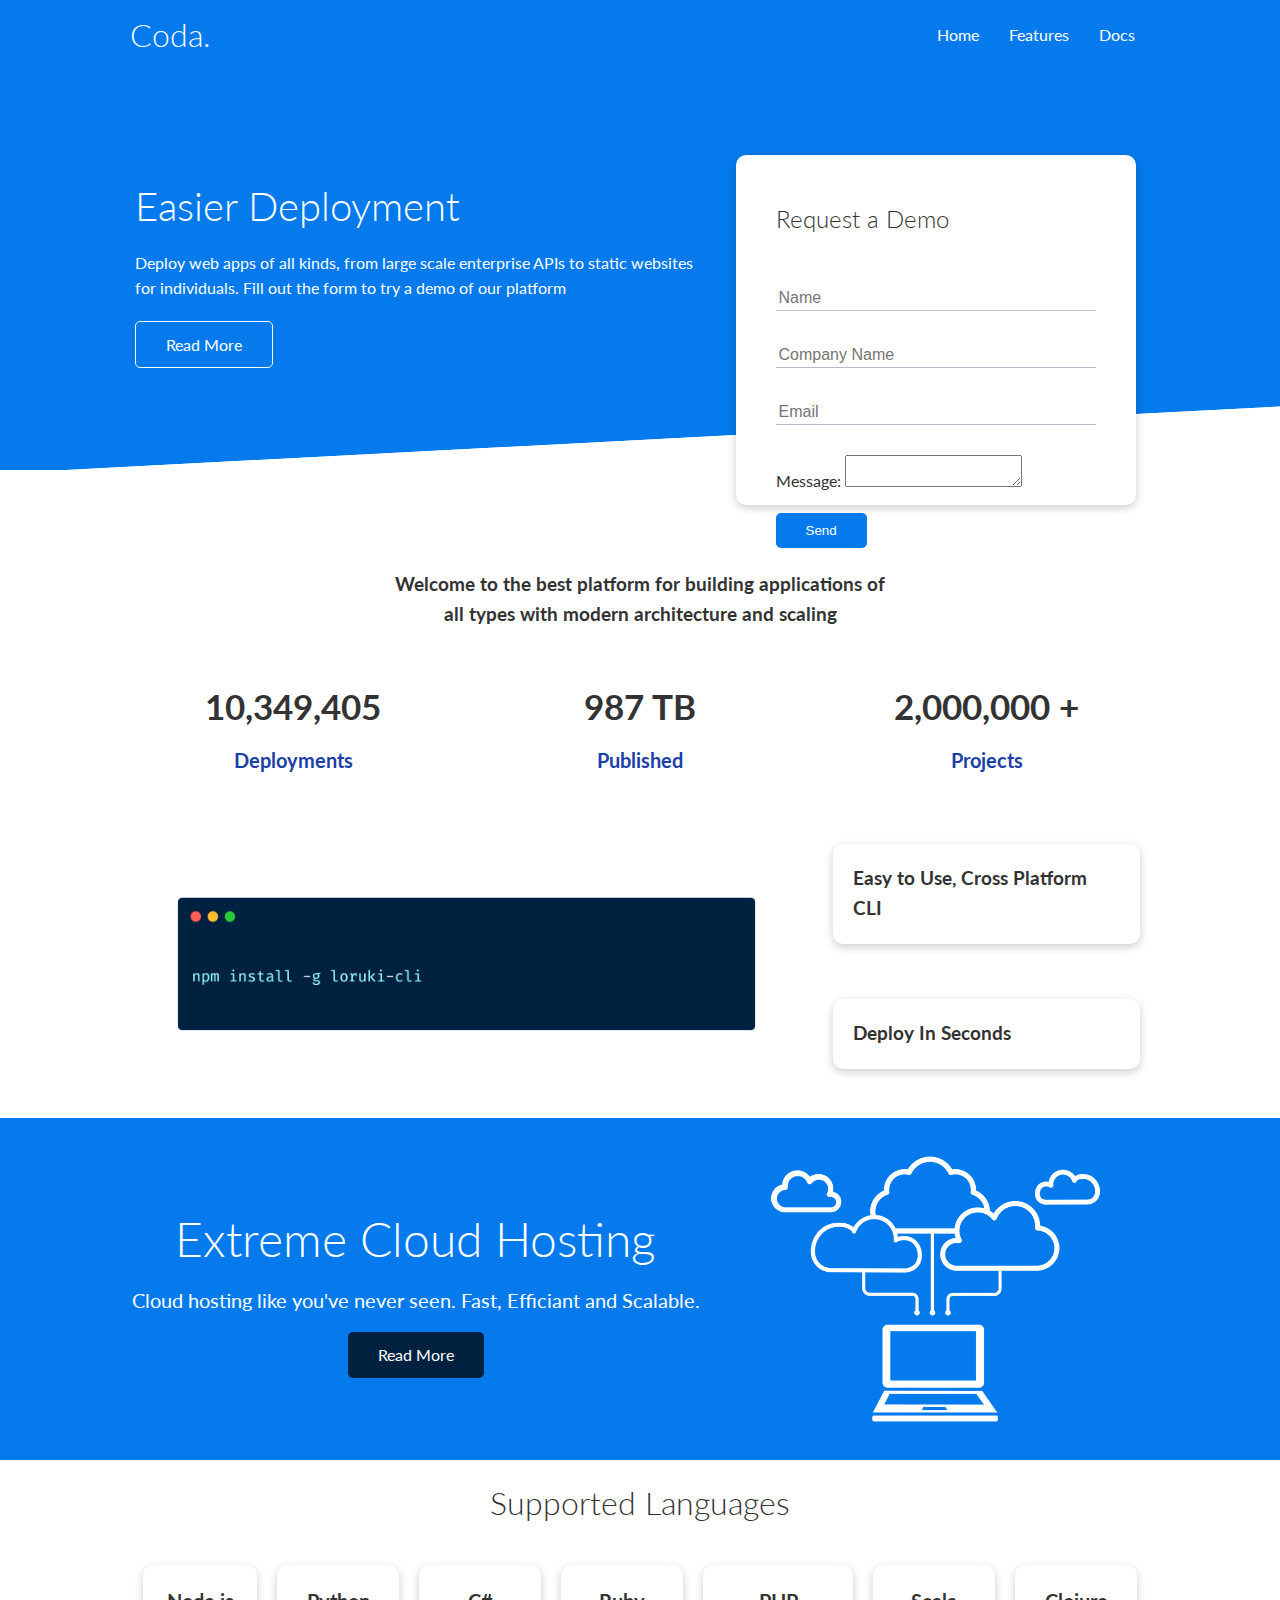
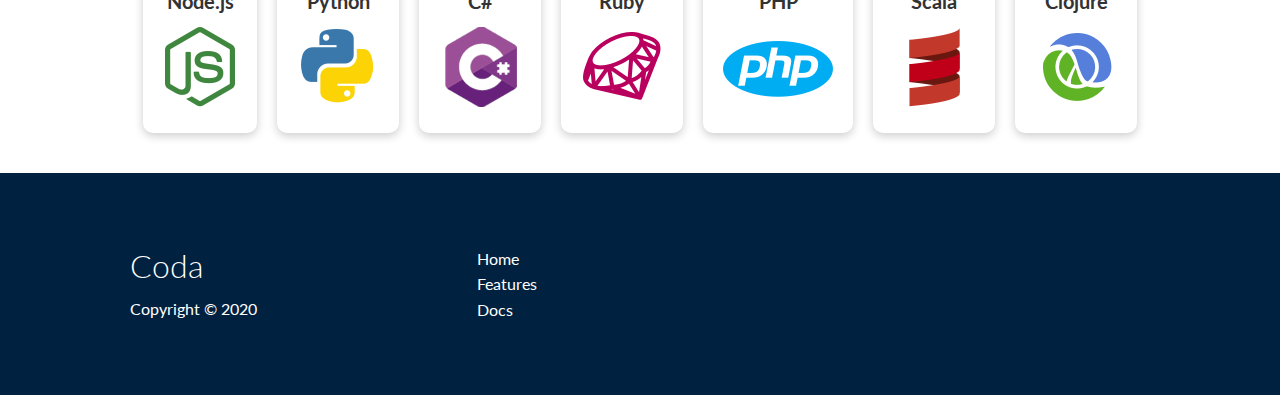
<file: Coda/index.html>
<!DOCTYPE html>
<html lang="en">
	<head>
		<meta charset="UTF-8" />
		<meta name="viewport" content="width=device-width, initial-scale=1.0" />
		<link
			rel="stylesheet"
			href="https://cdnjs.cloudflare.com/ajax/libs/font-awesome/5.15.1/css/all.min.css"
			integrity="sha512-+4zCK9k+qNFUR5X+cKL9EIR+ZOhtIloNl9GIKS57V1MyNsYpYcUrUeQc9vNfzsWfV28IaLL3i96P9sdNyeRssA=="
			crossorigin="anonymous"
		/>
		<link rel="stylesheet" href="css/utilities.css" />
		<link rel="stylesheet" href="css/style.css" />
		<title>Coda | Cloud Hosting For Everyone</title>
	</head>
	<body>
		<!-- NavBar -->
		<div class="navbar">
			<div class="container flex">
				<h1 class="logo">Coda.</h1>
				<nav>
					<ul>
						<li><a href="index.html">Home</a></li>
						<li><a href="features.html">Features</a></li>
						<li><a href="docs.html">Docs</a></li>
					</ul>
				</nav>
			</div>
		</div>
		<!-- NavBar End -->

		<!-- Showcase -->
		<section class="showcase">
			<div class="container grid">
				<div class="showcase-text">
					<h1>Easier Deployment</h1>
					<p>
						Deploy web apps of all kinds, from large scale enterprise APIs to static websites for individuals. Fill out the form to try a demo of our platform
					</p>
					<a href="features.html" class="btn btn-outline">Read More</a>
				</div>

				<div class="showcase-form card">
					<h2>Request a Demo</h2>
					<form name="contact" netlify-honeypot="bot-field" method="POST" data-netlify="true">
						<input type="hidden" name="form-name" value="contact" />
						<p class="hidden">
							<label>Don’t fill this out if you're human: <input name="bot-field" /></label>
						</p>
						<div class="form-control">
							<input type="text" name="name" placeholder="Name" required />
						</div>
						<div class="form-control">
							<input type="text" name="company" placeholder="Company Name" required />
						</div>
						<div class="form-control">
							<input type="email" name="email" placeholder="Email" required />
						</div>
						<p>
							<label>Message: <textarea name="message"></textarea></label>
						</p>
						<input type="submit" value="Send" class="btn btn-primary" />
					</form>
				</div>
			</div>
		</section>
		<!-- Showcase End -->

		<!-- Stats -->
		<section class="stats">
			<div class="container">
				<h3 class="stats-heading text-center my-1">Welcome to the best platform for building applications of all types with modern architecture and scaling</h3>

				<div class="grid grid-3 text-center my-4">
					<div>
						<i class="fas fa-server fa-3x"></i>
						<h3>10,349,405</h3>
						<p class="text-secondary">Deployments</p>
					</div>
					<div>
						<i class="fas fa-upload fa-3x"></i>
						<h3>987 TB</h3>
						<p class="text-secondary">Published</p>
					</div>
					<div>
						<i class="fas fa-project-diagram fa-3x"></i>
						<h3>2,000,000 +</h3>
						<p class="text-secondary">Projects</p>
					</div>
				</div>
			</div>
		</section>
		<!-- Stats End -->

		<!-- Cli -->
		<section class="cli">
			<div class="container grid">
				<img src="images/cli.png" alt="" />
				<div class="card">
					<h3>Easy to Use, Cross Platform CLI</h3>
				</div>

				<div class="card">
					<h3>Deploy In Seconds</h3>
				</div>
			</div>
		</section>
		<!-- Cli End -->

		<!-- Cloud -->
		<section class="cloud bg-primary my-2 py-2">
			<div class="container grid">
				<div class="text-center">
					<h2 class="lg">Extreme Cloud Hosting</h2>
					<p class="lead my-1">Cloud hosting like you've never seen. Fast, Efficiant and Scalable.</p>
					<a href="features.html" class="btn btn-dark">Read More</a>
				</div>
				<img src="images/cloud.png" alt="" />
			</div>
		</section>
		<!-- Cloud End -->

		<!-- Languages -->
		<section class="languages">
			<h2 class="md text-center my-2">Supported Languages</h2>
			<div class="container flex">
				<div class="card">
					<h4>Node.js</h4>
					<img src="images/logos/node.png" alt="" />
				</div>
				<div class="card">
					<h4>Python</h4>
					<img src="images/logos/python.png" alt="" />
				</div>
				<div class="card">
					<h4>C#</h4>
					<img src="images/logos/csharp.png" alt="" />
				</div>
				<div class="card">
					<h4>Ruby</h4>
					<img src="images/logos/ruby.png" alt="" />
				</div>
				<div class="card">
					<h4>PHP</h4>
					<img src="images/logos/php.png" alt="" />
				</div>
				<div class="card">
					<h4>Scala</h4>
					<img src="images/logos/scala.png" alt="" />
				</div>
				<div class="card">
					<h4>Clojure</h4>
					<img src="images/logos/clojure.png" alt="" />
				</div>
			</div>
		</section>
		<!-- Languages End -->

		<!-- Footer -->
		<footer class="footer bg-dark py-5">
			<div class="container grid grid-3">
				<div>
					<h1>Coda</h1>
					<p>Copyright &copy; 2020</p>
				</div>

				<nav>
					<ul>
						<li><a href="index.html">Home</a></li>
						<li><a href="features.html">Features</a></li>
						<li><a href="docs.html">Docs</a></li>
					</ul>
				</nav>
				<div class="social">
					<a href=""><i class="fab fa-github fa-2x"></i></a>
					<a href=""><i class="fab fa-facebook fa-2x"></i></a>
					<a href=""><i class="fab fa-instagram fa-2x"></i></a>
					<a href=""><i class="fab fa-twitter fa-2x"></i></a>
				</div>
			</div>
		</footer>
	</body>
</html>
</file>
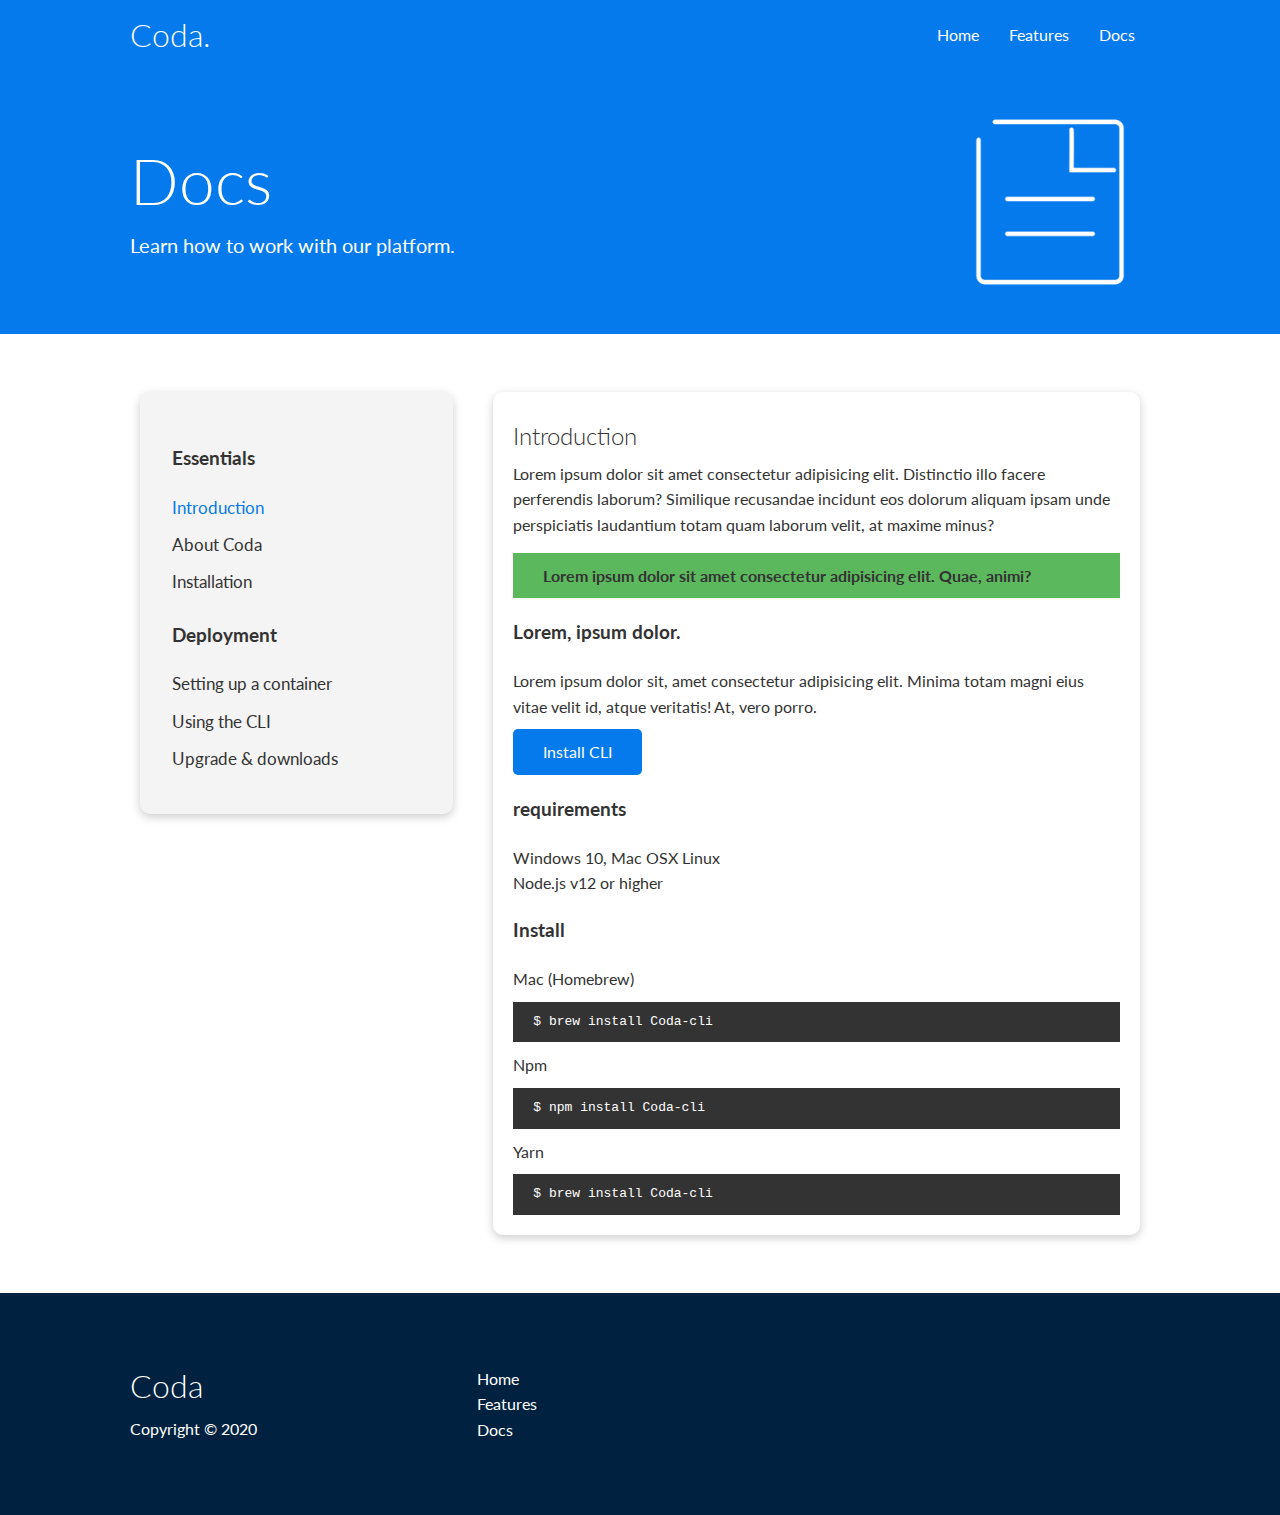
<file: Coda/docs.html>
<!DOCTYPE html>
<html lang="en">
	<head>
		<meta charset="UTF-8" />
		<meta name="viewport" content="width=device-width, initial-scale=1.0" />
		<link
			rel="stylesheet"
			href="https://cdnjs.cloudflare.com/ajax/libs/font-awesome/5.15.1/css/all.min.css"
			integrity="sha512-+4zCK9k+qNFUR5X+cKL9EIR+ZOhtIloNl9GIKS57V1MyNsYpYcUrUeQc9vNfzsWfV28IaLL3i96P9sdNyeRssA=="
			crossorigin="anonymous"
		/>
		<link rel="stylesheet" href="css/utilities.css" />
		<link rel="stylesheet" href="css/style.css" />
		<title>Coda | Cloud Hosting For Everyone</title>
	</head>
	<body>
		<!-- NavBar -->
		<div class="navbar">
			<div class="container flex">
				<h1 class="logo">Coda.</h1>
				<nav>
					<ul>
						<li><a href="index.html">Home</a></li>
						<li><a href="features.html">Features</a></li>
						<li><a href="docs.html">Docs</a></li>
					</ul>
				</nav>
			</div>
		</div>
		<!-- NavBar End -->

		<!-- Head -->
		<section class="docs-head bg-primary py-3">
			<div class="container grid">
				<div>
					<h1 class="xl">Docs</h1>
					<p class="lead">Learn how to work with our platform.</p>
				</div>
				<img src="images/docs.png" alt="" />
			</div>
		</section>
		<!-- Head End -->

		<!-- Docs Main -->
		<section class="docs-main my-4">
			<div class="container grid">
				<div class="card bg-light p-3">
					<h3 class="my-2">Essentials</h3>
					<nav>
						<ul>
							<li><a class="text-primary" href="">Introduction</a></li>
							<li><a href="">About Coda</a></li>
							<li><a href="">Installation</a></li>
						</ul>
                    </nav>
                    
                    <h3 class="my-2">Deployment</h3>
					<nav>
						<ul>
							<li><a href="">Setting up a container</a></li>
							<li><a href="">Using the CLI</a></li>
							<li><a href="">Upgrade & downloads</a></li>
						</ul>
                </div>
                <div class="card">
                    <h2>Introduction</h2>
                    <p>Lorem ipsum dolor sit amet consectetur adipisicing elit. Distinctio illo facere perferendis laborum? Similique recusandae incidunt eos dolorum aliquam ipsam unde perspiciatis laudantium totam quam laborum velit, at maxime minus?</p>
    
                    <div class="alert alert-success">
                        <i class="fas fa-info"></i> Lorem ipsum dolor sit amet consectetur adipisicing elit. Quae, animi?
                    </div>
    
                    <h3>Lorem, ipsum dolor.</h3>
                    <p>Lorem ipsum dolor sit, amet consectetur adipisicing elit. Minima totam magni eius vitae velit id, atque veritatis! At, vero porro.</p>
                    <a href="#" class="btn btn-primary">Install CLI</a>

                    <h3>requirements</h3>
                    <ul>
                        <li>Windows 10, Mac OSX Linux</li>
                        <li>Node.js v12 or higher</li>
                    </ul>

                    <h3>Install</h3>
                    <p>Mac (Homebrew)</p>
                    <pre><code>$ brew install Coda-cli</code></pre>
                    <p>Npm</p>
                    <pre><code>$ npm install Coda-cli</code></pre>
                    <p>Yarn</p>
                    <pre><code>$ brew install Coda-cli</code></pre>
                </div>
			</div>
		</section>

		<!-- Footer -->
		<footer class="footer bg-dark py-5">
			<div class="container grid grid-3">
				<div>
					<h1>Coda</h1>
					<p>Copyright &copy; 2020</p>
				</div>

				<nav>
					<ul>
						<li><a href="index.html">Home</a></li>
						<li><a href="features.html">Features</a></li>
						<li><a href="docs.html">Docs</a></li>
					</ul>
				</nav>
				<div class="social">
					<a href=""><i class="fab fa-github fa-2x"></i></a>
					<a href=""><i class="fab fa-facebook fa-2x"></i></a>
					<a href=""><i class="fab fa-instagram fa-2x"></i></a>
					<a href=""><i class="fab fa-twitter fa-2x"></i></a>
				</div>
			</div>
		</footer>
	</body>
</html>
</file>
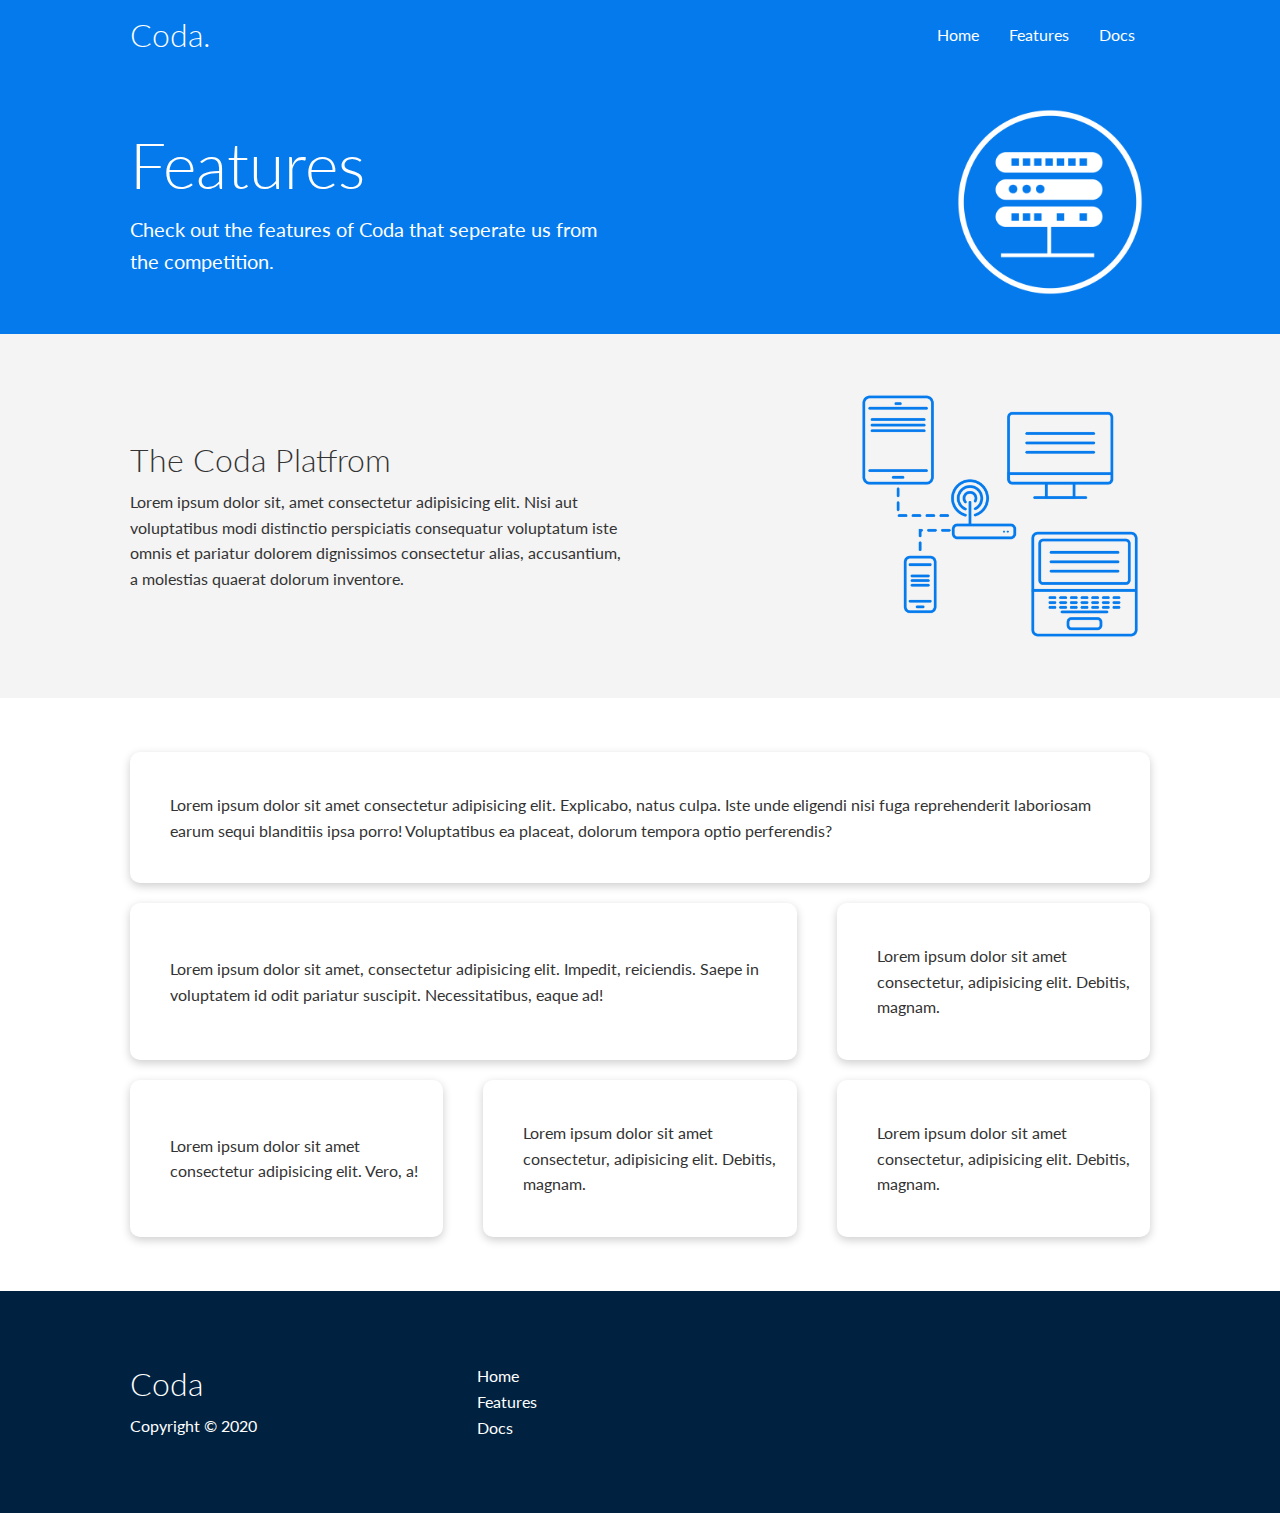
<file: Coda/features.html>
<!DOCTYPE html>
<html lang="en">
	<head>
		<meta charset="UTF-8" />
		<meta name="viewport" content="width=device-width, initial-scale=1.0" />
		<link
			rel="stylesheet"
			href="https://cdnjs.cloudflare.com/ajax/libs/font-awesome/5.15.1/css/all.min.css"
			integrity="sha512-+4zCK9k+qNFUR5X+cKL9EIR+ZOhtIloNl9GIKS57V1MyNsYpYcUrUeQc9vNfzsWfV28IaLL3i96P9sdNyeRssA=="
			crossorigin="anonymous"
		/>
		<link rel="stylesheet" href="css/utilities.css" />
		<link rel="stylesheet" href="css/style.css" />
		<title>Coda | Cloud Hosting For Everyone</title>
	</head>
	<body>
		<!-- NavBar -->
		<div class="navbar">
			<div class="container flex">
				<h1 class="logo">Coda.</h1>
				<nav>
					<ul>
						<li><a href="index.html">Home</a></li>
						<li><a href="features.html">Features</a></li>
						<li><a href="docs.html">Docs</a></li>
					</ul>
				</nav>
			</div>
		</div>
		<!-- NavBar End -->

		<!-- Head-->
		<section class="features-head bg-primary py-3">
			<div class="container grid">
				<div>
					<h1 class="xl">Features</h1>
					<p class="lead">Check out the features of Coda that seperate us from the competition.</p>
				</div>
				<img src="images/server.png" alt="" />
			</div>
		</section>
		<!-- Head End -->

		<!-- Sub Head -->
		<section class="features-sub-head bg-light py-3">
			<div class="container grid">
				<div>
					<h1 class="md">The Coda Platfrom</h1>
					<p>
						Lorem ipsum dolor sit, amet consectetur adipisicing elit. Nisi aut voluptatibus modi distinctio perspiciatis consequatur voluptatum iste omnis et
						pariatur dolorem dignissimos consectetur alias, accusantium, a molestias quaerat dolorum inventore.
					</p>
				</div>
				<img src="images/server2.png" alt="" />
			</div>
		</section>
		<!-- Sub Head End -->

		<!-- Features Main -->
		<section class="features-main my-2">
			<div class="container grid grid-3">
				<div class="card flex">
					<i class="fas fa-server fa-3x"></i>
					<p>
						Lorem ipsum dolor sit amet consectetur adipisicing elit. Explicabo, natus culpa. Iste unde eligendi nisi fuga reprehenderit laboriosam earum sequi
						blanditiis ipsa porro! Voluptatibus ea placeat, dolorum tempora optio perferendis?
					</p>
				</div>
				<div class="card flex">
					<i class="fas fa-network-wired fa-3x"></i>
					<p>
						Lorem ipsum dolor sit amet, consectetur adipisicing elit. Impedit, reiciendis. Saepe in voluptatem id odit pariatur suscipit. Necessitatibus, eaque
						ad!
					</p>
				</div>
				<div class="card flex">
					<i class="fas fa-laptop-code fa-3x"></i>
					<p>Lorem ipsum dolor sit amet consectetur, adipisicing elit. Debitis, magnam.</p>
				</div>
				<div class="card flex">
					<i class="fas fa-database fa-3x"></i>
					<p>Lorem ipsum dolor sit amet consectetur adipisicing elit. Vero, a!</p>
				</div>
				<div class="card flex">
					<i class="fas fa-power-off fa-3x"></i>
					<p>Lorem ipsum dolor sit amet consectetur, adipisicing elit. Debitis, magnam.</p>
				</div>
				<div class="card flex">
					<i class="fas fa-upload fa-3x"></i>
					<p>Lorem ipsum dolor sit amet consectetur, adipisicing elit. Debitis, magnam.</p>
				</div>
			</div>
		</section>
		<!-- Features Main End -->

		<!-- Footer -->
		<footer class="footer bg-dark py-5">
			<div class="container grid grid-3">
				<div>
					<h1>Coda</h1>
					<p>Copyright &copy; 2020</p>
				</div>

				<nav>
					<ul>
						<li><a href="index.html">Home</a></li>
						<li><a href="features.html">Features</a></li>
						<li><a href="docs.html">Docs</a></li>
					</ul>
				</nav>
				<div class="social">
					<a href=""><i class="fab fa-github fa-2x"></i></a>
					<a href=""><i class="fab fa-facebook fa-2x"></i></a>
					<a href=""><i class="fab fa-instagram fa-2x"></i></a>
					<a href=""><i class="fab fa-twitter fa-2x"></i></a>
				</div>
			</div>
		</footer>
	</body>
</html>
</file>
<file: Coda/css/utilities.css>
.container {
	max-width: 1100px;
	margin: 0 auto;
	overflow: auto;
	padding: 0 40px;
}

.card {
	background-color: #fff;
	color: #333;
	border-radius: 10px;
	box-shadow: 0 3px 10px rgba(0, 0, 0, 0.2);
	padding: 20px;
	margin: 10px;
}

.btn {
	display: inline-block;
	padding: 10px 30px;
	cursor: pointer;
	background: var(--primary-color);
	color: #fff;
	border: none;
	border-radius: 5px;
}

.btn-outline {
	background-color: transparent;
	border: 1px #fff solid;
}

.btn-outline:hover {
	background-color: #fff;
	color: var(--primary-color);
	font-weight: bold;
}

.btn:hover {
	transform: scale(0.98);
}

/* Backgrounds & Colored Buttons */
.bg-primary a,
.btn-primary a,
.bg-secondary a,
.btn-secondary a,
.bg-dark a,
.btn-dark a {
	color: #fff;
}
.bg-primary,
.btn-primary {
	background-color: var(--primary-color);
	color: #fff;
}

.bg-secondary,
.btn-secondary {
	background-color: var(--secondary-color);
	color: #fff;
}

.bg-dark,
.btn-dark {
	background-color: var(--dark-color);
	color: #fff;
}

.bg-light,
.btn-light {
	background-color: var(--light-color);
	color: #333;
}

/* Text colors */
.text-primary {
	color: var(--primary-color);
}

.text-secondary {
	color: var(--secondary-color);
}

.text-dark {
	color: var(--dark-color);
}

.text-light {
	color: var(--light-color);
}

/* Text Sizes */
.lead {
	font-size: 20px;
}

.sm {
	font-size: 1rem;
}

.md {
	font-size: 2rem;
}

.lg {
	font-size: 3rem;
}

.xl {
	font-size: 4rem;
}

.text-center {
	text-align: center;
}

/* Alert */
.alert {
	background-color: var(--light-color);
	padding: 10px 20px;
	font-weight: bold;
	margin: 15px 0;
}

.alert i {
	margin-right: 10px;
}

.alert-success {
	background-color: var(--success-color);
}

.alert-error {
	background-color: var(--error-color);
	color: #fff;
}

.flex {
	display: flex;
	justify-content: center;
	align-items: center;
	height: 100%;
}

.grid {
	display: grid;
	grid-template-columns: repeat(2, 1fr);
	gap: 20px;
	justify-content: center;
	align-items: center;
	height: 100%;
}

.grid-3 {
	grid-template-columns: repeat(3, 1fr);
}

/* Margin */
.my-1 {
	margin: 1rem 0;
}

.my-2 {
	margin: 1.5rem 0;
}

.my-3 {
	margin: 2rem 0;
}

.my-4 {
	margin: 3rem 0;
}

.my-5 {
	margin: 4rem 0;
}

.m-1 {
	margin: 1rem;
}

.m-2 {
	margin: 1.5rem;
}

.m-3 {
	margin: 2rem;
}

.m-4 {
	margin: 3rem;
}

.m-5 {
	margin: 4rem;
}

/* Padding */
.py-1 {
	padding: 1rem 0;
}

.py-2 {
	padding: 1.5rem 0;
}

.py-3 {
	padding: 2rem 0;
}

.py-4 {
	padding: 3rem 0;
}

.py-5 {
	padding: 4rem 0;
}

.p-1 {
	padding: 1rem;
}

.p-2 {
	padding: 1.5rem;
}

.p-3 {
	padding: 2rem;
}

.p-4 {
	padding: 3rem;
}

.p-5 {
	padding: 4rem;
}
</file>
<file: Coda/css/style.css>
@import url('https://fonts.googleapis.com/css2?family=Lato:wght@300&display=swap');

:root {
	--primary-color: #047aed;
	--secondary-color: #1c3fa8;
	--dark-color: #002240;
	--light-color: #f4f4f4;
	--success-color: #5cb85c;
	--error-color: #d9534f;
}

* {
	box-sizing: border-box;
	padding: 0;
	margin: 0;
}

body {
	font-family: 'lato', sans-serif;
	color: #333;
	line-height: 1.6;
}

ul {
	list-style-type: none;
}

a {
	text-decoration: none;
	color: #333;
}

h1,
h2 {
	font-weight: 300;
	line-height: 1.2;
	margin: 10px 0;
}

p {
	margin: 10px 0;
}

img {
	width: 100%;
}

code,
pre {
	background: #333;
	color: #fff;
	padding: 10px;
}

.hidden {
	visibility: hidden;
	height: 0;
}

/* Navbar */
.navbar {
	background-color: var(--primary-color);
	color: #fff;
	height: 70px;
}

.navbar ul {
	display: flex;
}

.navbar a {
	color: #fff;
	padding: 10px;
	margin: 0 5px;
}

.navbar a:hover {
	border-bottom: 2px #fff solid;
}

.navbar .flex {
	justify-content: space-between;
}

/* Showcase */
.showcase {
	height: 400px;
	background-color: var(--primary-color);
	color: #fff;
	position: relative;
}

.showcase h1 {
	font-size: 40px;
}

.showcase p {
	margin: 20px 0;
}

.showcase .grid {
	overflow: visible;
	grid-template-columns: 55% auto;
	gap: 30px;
}

.showcase-text {
	animation: slideInFromLeft 1s ease-in;
}

.showcase-form {
	position: relative;
	top: 60px;
	height: 350px;
	width: 400px;
	padding: 40px;
	z-index: 100;
	justify-self: end;
	animation: slideInFromRight 1s ease-in;
}

.showcase-form .form-control {
	margin: 30px 0;
}

.showcase-form input[type='text'],
.showcase-form input[type='email'] {
	border: 0;
	border-bottom: 1px solid #b4becb;
	width: 100%;
	padding: 3px;
	font-size: 16px;
}

.showcase-form input:focus {
	outline: none;
}

.showcase::before,
.showcase::after {
	content: '';
	position: absolute;
	height: 100px;
	bottom: -70px;
	right: 0;
	left: 0;
	background: #fff;
	transform: skewY(-3deg);
	-webkit-transform: skewY(-3deg);
	-moz-transform: skewY(-3deg);
	-ms-transform: skewY(-3deg);
}

/* Stats */
.stats {
	padding-top: 100px;
	animation: slideInFromBottom 1s ease-in;
}

.stats-heading {
	max-width: 500px;
	margin: auto;
}

.stats .grid h3 {
	font-size: 35px;
}

.stats .grid p {
	font-size: 20px;
	font-weight: bold;
}

/* Cli */
.cli .grid {
	grid-template-columns: repeat(3, 1fr);
	grid-template-rows: repeat(2, 1fr);
}

.cli .grid > *:first-child {
	grid-column: 1 / span 2;
	grid-row: 1 / span 2;
}

/* Cloud */
.cloud .grid {
	grid-template-columns: 4fr 3fr;
}

/* Languages */
.languages .flex {
	flex-wrap: wrap;
}

.languages .card {
	text-align: center;
	margin: 18px 10px 40px;
	transition: transform 0.3 ease-in;
}

.languages .card h4 {
	font-size: 20px;
	margin-bottom: 10px;
}

.languages .card:hover {
	transform: translateY(-15px);
}

/* Features */
.features-head img,
.docs-head img {
	width: 200px;
	justify-self: flex-end;
}

.features-sub-head img {
	width: 300px;
	justify-self: flex-end;
}

.features-main .card > i {
	margin-right: 20px;
}

.features-main .grid {
	padding: 30px;
}

.features-main .grid > *:first-child {
	grid-column: 1 / span 3;
}

.features-main .grid > *:nth-child(2) {
	grid-column: 1 / span 2;
}

/* Docs */
.docs-main h3 {
	margin: 20px 0;
}

.docs-main .grid {
	grid-template-columns: 1fr 2fr;
	align-items: flex-start;
}

.docs-main nav li {
	font-size: 17px;
	padding-bottom: 5px;
	margin-bottom: 5px;
	border-bottom: 1px;
}

/* Footer */
.footer .social a {
	margin: 0 10px;
}

/* Animations */
@keyframes slideInFromLeft {
	0% {
		transform: translateX(-100%);
	}

	100% {
		transform: translateX(0);
	}
}

@keyframes slideInFromRight {
	0% {
		transform: translateX(100%);
	}

	100% {
		transform: translateX(0);
	}
}

@keyframes slideInFromTop {
	0% {
		transform: translatey(-100%);
	}

	100% {
		transform: translateX(0);
	}
}

@keyframes slideInFromBottom {
	0% {
		transform: translatey(100%);
	}

	100% {
		transform: translateX(0);
	}
}

/* Tablets and under */
@media (max-width: 768px) {
	.grid,
	.showcase .grid,
	.stats .grid,
	.cli .grid,
	.cloud .grid,
	.features-main .grid,
	.docs-main .grid {
		grid-template-columns: 1fr;
		grid-template-rows: 1fr;
	}

	.showcase {
		height: auto;
	}

	.showcase-text {
		text-align: center;
		margin-top: 40px;
		animation: slideInFromTop 1s ease-in;
	}

	.showcase-form {
		justify-self: center;
		margin: auto;
		animation: slideInFromBottom 1s ease-in;
	}

	.cli .grid > *:first-child {
		grid-column: 1;
		grid-row: 1;
	}

	.features-head,
	.features-sub-head,
	.docs-head {
		text-align: center;
	}

	.features-head img,
	.features-sub-head img,
	.docs-head img {
		justify-self: center;
	}

	.features-main .grid > *:first-child,
	.features-main .grid > *:nth-child(2) {
		grid-column: 1;
	}
}

/* Mobile */
@media (max-width: 500px) {
	.navbar {
		height: 110px;
	}

	.navbar .flex {
		flex-direction: column;
	}

	.navbar ul {
		padding: 10px;
		background-color: rgba(0, 0, 0, 0.1);
	}

	.showcase-form {
		width: 300px;
	}
}
</file>
